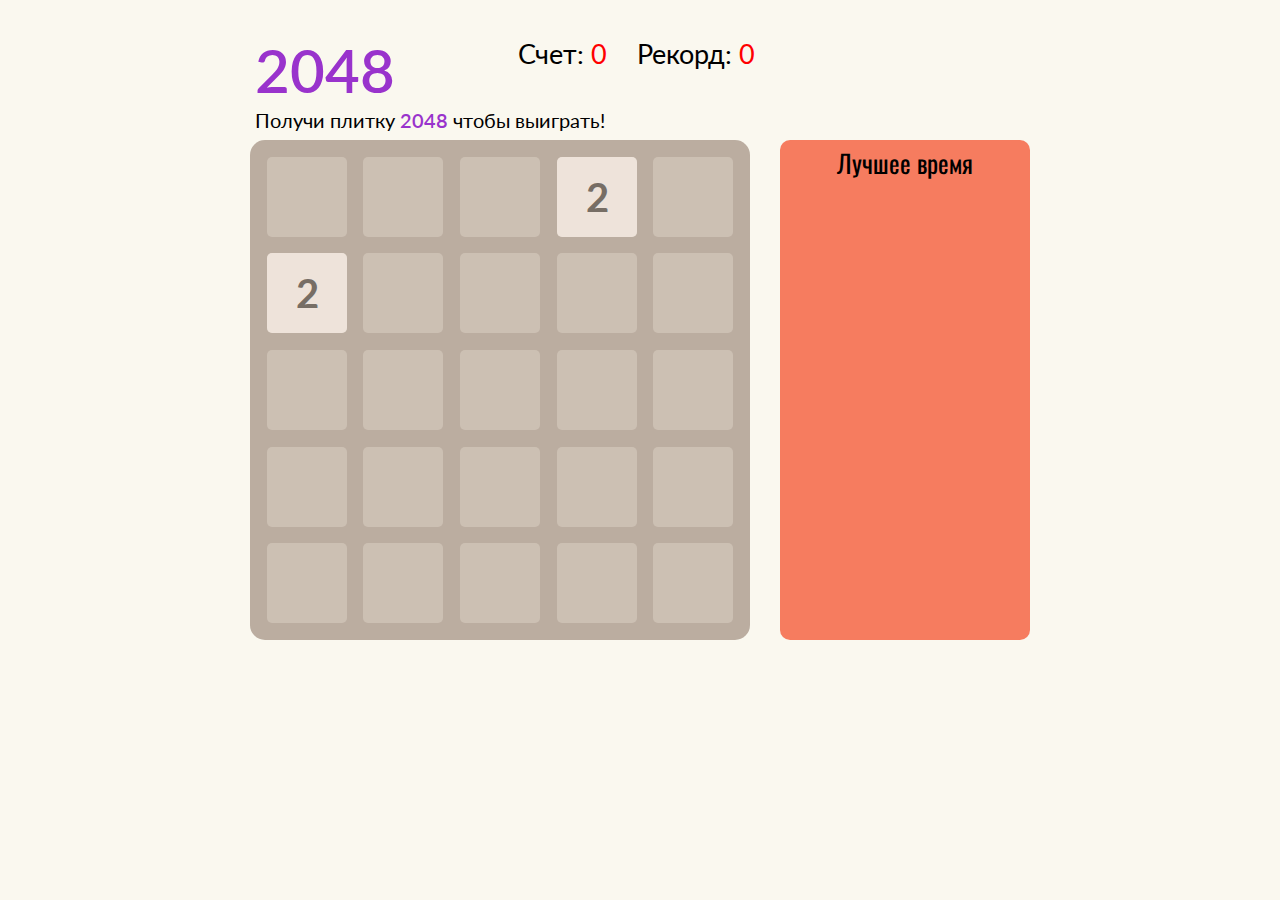
<file: main.html>
<!DOCTYPE html>
<html lang="en">

<head>
	<meta charset="UTF-8">
	<meta http-equiv="X-UA-Compatible" content="IE=edge">
	<link href='https://fonts.googleapis.com/css?family=Lato:300,400,700' rel='stylesheet' type='text/css'>
	<meta name="viewport" content="width=device-width, initial-scale=1.0">
	<link rel="stylesheet" href="Css/nullstyle.css">
	<link rel="stylesheet" href="Css/main.css">
	<link rel="stylesheet" href="Css/adaptive.css">
	<title>2048</title>
</head>

<body>
	<div class="wrapper">
		<main>
			<div class="body-container">
				<div class="header">
					<div class="header__container">
						<div class="header__title">2048</div>
						<div class="header__tabl">
							<div class="header__score">Счет: <span id="score_1">0</span></div>
							<div class="header__record">Рекорд: <span id="record_1">0</span></div>
						</div>
					</div>
					<div class="header__sub-title">Получи плитку <span>2048</span> чтобы выиграть!</div>
				</div>
				<div class="container" id="game-container">
					<div class="row">
						<div class="cell" id="c00"></div>
						<div class="cell" id="c01"></div>
						<div class="cell" id="c02"></div>
						<div class="cell" id="c03"></div>
						<div class="cell" id="c04"></div>
					</div>

					<div class="row">
						<div class="cell" id="c10"></div>
						<div class="cell" id="c11"></div>
						<div class="cell" id="c12"></div>
						<div class="cell" id="c13"></div>
						<div class="cell" id="c14"></div>
					</div>

					<div class="row">
						<div class="cell" id="c20"></div>
						<div class="cell" id="c21"></div>
						<div class="cell" id="c22"></div>
						<div class="cell" id="c23"></div>
						<div class="cell" id="c24"></div>
					</div>

					<div class="row">
						<div class="cell" id="c30"></div>
						<div class="cell" id="c31"></div>
						<div class="cell" id="c32"></div>
						<div class="cell" id="c33"></div>
						<div class="cell" id="c34"></div>
					</div>

					<div class="row">
						<div class="cell" id="c40"></div>
						<div class="cell" id="c41"></div>
						<div class="cell" id="c42"></div>
						<div class="cell" id="c43"></div>
						<div class="cell" id="c44"></div>
					</div>


					<div class="gameover" id="gameover">
						<div class="over" id="over">
							<p class="over__text">ИГРА ОКОНЧЕНА!!!</p>
							<p class="over__score">Счет: <span id="score_2">0</span></p>
							<p class="over__record">Рекорд: <span id="record_2">0</span></p>
							<a class="over__again" href="javascript:game.start()">Пробовать снова!</a>
						</div>
					</div>

					<div class="gamewin" id="gamewin">
						<div class="win" id="win">
							<p class="win__text">ВЫ ВЫИГРАЛИ!!!</p>
							<p class="win__score">Счет: <span id="score_3">0</span></p>
							<p class="win__time" id="winTime"></p>
							<p class="win__record">Рекорд: <span id="record_3">0</span></p>
							<a class="win__again" href="javascript:game.start()">Пробовать снова!</a>
						</div>
					</div>
				</div>
			</div>
			<div class="table">
				<div class="table__title">Лучшее время</div>
				<ul class="table__body">

				</ul>
			</div>
		</main>
	</div>
	<script src="main.js"></script>
</body>

</html>
</file>
<file: Css/nullstyle.css>
* {
  padding: 0;
  margin: 0;
  border: 0;
}

*,
*:before,
*:after {
  -webkit-box-sizing: border-box;
  box-sizing: border-box;
}

:focus,
:active {
  outline: none;
}

a:focus,
a:active {
  outline: none;
}

nav,
footer,
header,
aside {
  display: block;
}

html,
body {
  height: 100%;
  width: 100%;
  font-size: 100%;
  line-height: 1;
  font-size: 14px;
  -ms-text-size-adjust: 100%;
  -moz-text-size-adjust: 100%;
  -webkit-text-size-adjust: 100%;
}

input,
button,
textarea {
  font-family: inherit;
}

input::-ms-clear {
  display: none;
}

button {
  cursor: pointer;
}

button::-moz-focus-inner {
  padding: 0;
  border: 0;
}

a,
a:visited {
  text-decoration: none;
}

a:hover {
  text-decoration: none;
}

ul li {
  list-style: none;
}

img {
  vertical-align: top;
}

h1,
h2,
h3,
h4,
h5,
h6 {
  font-size: inherit;
  font-weight: 400;
}

/*-------------------------*/
</file>
<file: Css/main.css>
@import url("https://fonts.googleapis.com/css2?family=Lato:wght@900&display=swap");
@import url("https://fonts.googleapis.com/css2?family=Oswald:wght@700&display=swap");
@import url("https://fonts.googleapis.com/css2?family=Caveat:wght@500&display=swap");
body {
  background-color: #faf8ef;
}

main {
  display: -webkit-box;
  display: -ms-flexbox;
  display: flex;
  -webkit-box-pack: center;
      -ms-flex-pack: center;
          justify-content: center;
  -ms-flex-wrap: wrap;
      flex-wrap: wrap;
  padding: 30px;
}

.wrapper {
  overflow-y: hidden;
}

.header {
  width: 500px;
  margin: 10px 0 0 20px;
  font-family: "Lato", sans-serif;
}

.header__container {
  display: -webkit-box;
  display: -ms-flexbox;
  display: flex;
  -webkit-box-pack: justify;
      -ms-flex-pack: justify;
          justify-content: space-between;
}

.header__title {
  font-weight: 600;
  font-size: 60px;
  color: #93c;
}

.header__sub-title {
  text-align: left;
  font-size: 20px;
  padding: 10px 0;
}

.header__sub-title span {
  color: #93c;
  font-weight: 600;
}

.header__tabl {
  display: -webkit-box;
  display: -ms-flexbox;
  display: flex;
  -webkit-box-pack: end;
      -ms-flex-pack: end;
          justify-content: flex-end;
}

.header__score {
  padding: 0 30px 0 0;
  font-size: 27px;
}

.header__score span {
  color: red;
}

.header__record {
  font-size: 27px;
}

.header__record span {
  color: red;
}

.container {
  display: -webkit-box;
  display: -ms-flexbox;
  display: flex;
  -webkit-box-orient: vertical;
  -webkit-box-direction: normal;
      -ms-flex-direction: column;
          flex-direction: column;
  -webkit-box-pack: space-evenly;
      -ms-flex-pack: space-evenly;
          justify-content: space-evenly;
  margin: 0 15px;
  width: 500px;
  height: 500px;
  background-color: #bbada0;
  border-radius: 15px;
  position: relative;
  -ms-touch-action: none;
      touch-action: none;
  -webkit-transition: 0.5s;
  transition: 0.5s;
  cursor: pointer;
}

.container:target {
  cursor: move;
}

.container .row {
  display: -webkit-box;
  display: -ms-flexbox;
  display: flex;
  -webkit-box-pack: space-evenly;
      -ms-flex-pack: space-evenly;
          justify-content: space-evenly;
}

.active-cell {
  position: absolute;
}

.new-cell {
  -webkit-animation: new-cell 0.3s linear 1;
          animation: new-cell 0.3s linear 1;
}

.swoop {
  -webkit-animation: swoop 0.2s linear 1;
          animation: swoop 0.2s linear 1;
}

.cell {
  width: 80px;
  height: 80px;
  border-radius: 5px;
  background-color: #ccc0b3;
  float: left;
  display: -webkit-box;
  display: -ms-flexbox;
  display: flex;
  -webkit-box-align: center;
      -ms-flex-align: center;
          align-items: center;
  -webkit-box-pack: center;
      -ms-flex-pack: center;
          justify-content: center;
  line-height: 80px;
  pointer-events: none;
  font-size: 40px;
  font-weight: bold;
  color: #fff;
  font-family: "Lato", sans-serif;
  -webkit-transition: 0.2s;
  transition: 0.2s;
}

@-webkit-keyframes new-cell {
  0% {
    -webkit-transform: scale(0);
            transform: scale(0);
  }
  100% {
    -webkit-transform: scale(1);
            transform: scale(1);
  }
}

@keyframes new-cell {
  0% {
    -webkit-transform: scale(0);
            transform: scale(0);
  }
  100% {
    -webkit-transform: scale(1);
            transform: scale(1);
  }
}

@-webkit-keyframes swoop {
  0% {
    -webkit-transform: scale(0);
            transform: scale(0);
  }
  50% {
    -webkit-transform: scale(1.2);
            transform: scale(1.2);
  }
  100% {
    -webkit-transform: scale(1);
            transform: scale(1);
  }
}

@keyframes swoop {
  0% {
    -webkit-transform: scale(0);
            transform: scale(0);
  }
  50% {
    -webkit-transform: scale(1.2);
            transform: scale(1.2);
  }
  100% {
    -webkit-transform: scale(1);
            transform: scale(1);
  }
}

.gameover {
  display: none;
  font-family: "Lato", cursive;
  position: absolute;
  top: 0;
  bottom: 0;
  left: 0;
  right: 0;
  background-color: #f1af9c;
  -webkit-transition: all 2s;
  transition: all 2s;
  border-radius: 15px;
  opacity: 0;
  pointer-events: none;
  z-index: 1000;
}

.over {
  color: #fafad2;
  width: 400px;
  position: absolute;
  background-color: #000;
  text-align: center;
  top: 50%;
  left: 50%;
  -webkit-transform: translate(-50%, -50%);
          transform: translate(-50%, -50%);
  border-radius: 10px;
  padding: 30px;
}

.over p {
  padding: 0 0 20px 0;
}

.over__text {
  font-size: 30px;
}

.over__score {
  font-size: 23px;
}

.over__record {
  font-size: 23px;
}

.over__again {
  font-size: 23px;
  color: #9c0;
  text-decoration: none;
}

.over__again:hover {
  text-decoration: underline;
}

.gamewin {
  display: none;
  position: absolute;
  top: 0;
  bottom: 0;
  left: 0;
  right: 0;
  background-color: #f1af9c;
  -webkit-transition: all 2s;
  transition: all 2s;
  opacity: 0;
  border-radius: 15px;
  pointer-events: none;
  z-index: 1000;
}

.win {
  font-family: "Lato", cursive;
  color: #fafad2;
  width: 400px;
  position: absolute;
  background-color: #000;
  text-align: center;
  top: 50%;
  left: 50%;
  -webkit-transform: translate(-50%, -50%);
          transform: translate(-50%, -50%);
  border-radius: 10px;
  padding: 30px;
}

.win p {
  padding: 0 0 20px 0;
}

.win__text {
  font-size: 30px;
}

.win__score {
  font-size: 23px;
}

.win__time {
  font-size: 23px;
}

.win__time span {
  color: red;
  font-family: "Caveat", cursive;
  font-size: 26px;
}

.win__record {
  font-size: 23px;
}

.win__again {
  font-size: 23px;
  color: #9c0;
  text-decoration: none;
}

.win__again:hover {
  text-decoration: underline;
}

.table {
  margin: 110px 15px 0 15px;
  background-color: #f67c5f;
  min-width: 250px;
  border-radius: 10px;
  padding: 10px;
}

.table__title {
  text-align: center;
  font-size: 25px;
  font-family: "Oswald", sans-serif;
}

.table__body {
  height: 400px;
  overflow-y: auto;
  overflow-x: hidden;
  font-size: 30px;
}

.table__body li {
  list-style-type: none;
  padding: 0 10px;
  font-family: "Caveat", cursive;
}

.n2 {
  background-color: #eee3da;
  color: #776e65;
}

.n4 {
  background-color: #ede0c8;
  color: #776e65;
}

.n8 {
  background-color: #f2b179;
}

.n16 {
  background-color: #f59563;
}

.n32 {
  background-color: #f67c5f;
}

.n64 {
  background-color: #f65e3b;
}

.n128 {
  background-color: #edcf72;
}

.n256 {
  background-color: #edcc61;
}

.n512 {
  background-color: #9c0;
}

.n1024 {
  background-color: #33b5e5;
  font-size: 32px;
  color: #fff;
}

.n2048 {
  background-color: #09c;
  font-size: 32px;
  color: #fff;
}
</file>
<file: Css/adaptive.css>
@media screen and (max-width: 846px) {
  .table {
    margin: 90px 15px 30px 15px;
    width: 500px;
  }
  .table__title {
    padding: 10px 0;
  }
  .table__body {
    padding: 10px 0;
    -webkit-box-shadow: 0 0 12px -6px #000000 inset;
            box-shadow: 0 0 12px -6px #000000 inset;
    height: 200px;
    text-align: center;
  }
}

@media screen and (max-width: 846px) {
  .container {
    width: 400px;
    height: 400px;
  }
  .cell {
    width: 65.5px;
    height: 65.5px;
  }
  .over {
    width: 350px;
  }
  .header {
    width: 400px;
  }
  .header__tabl {
    display: -webkit-box;
    display: -ms-flexbox;
    display: flex;
    -webkit-box-orient: vertical;
    -webkit-box-direction: reverse;
        -ms-flex-direction: column-reverse;
            flex-direction: column-reverse;
  }
  .n128,
  .n256,
  .n512 {
    font-size: 30px;
  }
  .n1024,
  .n2048 {
    font-size: 25px;
  }
}

@media screen and (max-width: 460px) {
  .container {
    width: 300px;
    height: 300px;
  }
  .cell {
    width: 48px;
    height: 48px;
  }
  .header {
    width: 300px;
  }
  .header__tabl {
    display: -webkit-box;
    display: -ms-flexbox;
    display: flex;
    -webkit-box-orient: vertical;
    -webkit-box-direction: reverse;
        -ms-flex-direction: column-reverse;
            flex-direction: column-reverse;
  }
  .header__title {
    font-size: 50px;
  }
  .header__sub-title {
    font-size: 16px;
  }
  .header__score {
    font-size: 22px;
  }
  .header__record {
    font-size: 22px;
  }
  .over {
    width: 300px;
    padding: 74px 0;
    border-radius: 14px;
  }
  .over__text {
    font-size: 26px;
  }
  .over__score {
    font-size: 23px;
  }
  .over__record {
    font-size: 23px;
  }
  .over__again {
    font-size: 23px;
  }
  .win {
    width: 300px;
    padding: 56px 0;
    border-radius: 16px;
  }
  .win__text {
    font-size: 25px;
  }
  .win__score {
    font-size: 20px;
  }
  .win__time {
    font-size: 20px;
  }
  .win__record {
    font-size: 20px;
  }
  .win__again {
    font-size: 20px;
  }
  .n16,
  .n32,
  .n64 {
    font-size: 34px;
  }
  .n128,
  .n256,
  .n512 {
    font-size: 25px;
  }
  .n1024,
  .n2048 {
    font-size: 19px;
  }
}

@media screen and (max-width: 360px) {
  .container {
    width: 250px;
    height: 250px;
  }
  .cell {
    width: 40px;
    height: 40px;
  }
  .header {
    width: 250px;
  }
  .header__title {
    font-size: 40px;
  }
  .header__sub-title {
    font-size: 14px;
  }
  .header__score {
    font-size: 18px;
  }
  .header__record {
    font-size: 18px;
  }
  .over {
    width: 250px;
    padding: 53px 0;
    border-radius: 14px;
  }
  .over__text {
    font-size: 23px;
  }
  .over__score {
    font-size: 21px;
  }
  .over__record {
    font-size: 21px;
  }
  .over__again {
    font-size: 21px;
  }
  .win {
    width: 250px;
    padding: 45px 0;
    border-radius: 16px;
  }
  .win__text {
    line-height: 20px;
    font-size: 25px;
    padding-bottom: 10px;
  }
  .win__score {
    font-size: 20px;
    line-height: 15px;
  }
  .win__time {
    font-size: 20px;
    line-height: 15px;
  }
  .win__record {
    font-size: 20px;
    line-height: 15px;
    padding-bottom: 10px;
  }
  .win__again {
    font-size: 20px;
    line-height: 15px;
  }
  .table {
    margin: 42px 15px 30px 15px;
  }
  .n2,
  .n4,
  .n8 {
    font-size: 35px;
  }
  .n16,
  .n32,
  .n64 {
    font-size: 30px;
  }
  .n128,
  .n256,
  .n512 {
    font-size: 20px;
  }
  .n1024,
  .n2048 {
    font-size: 15px;
  }
}
</file>
